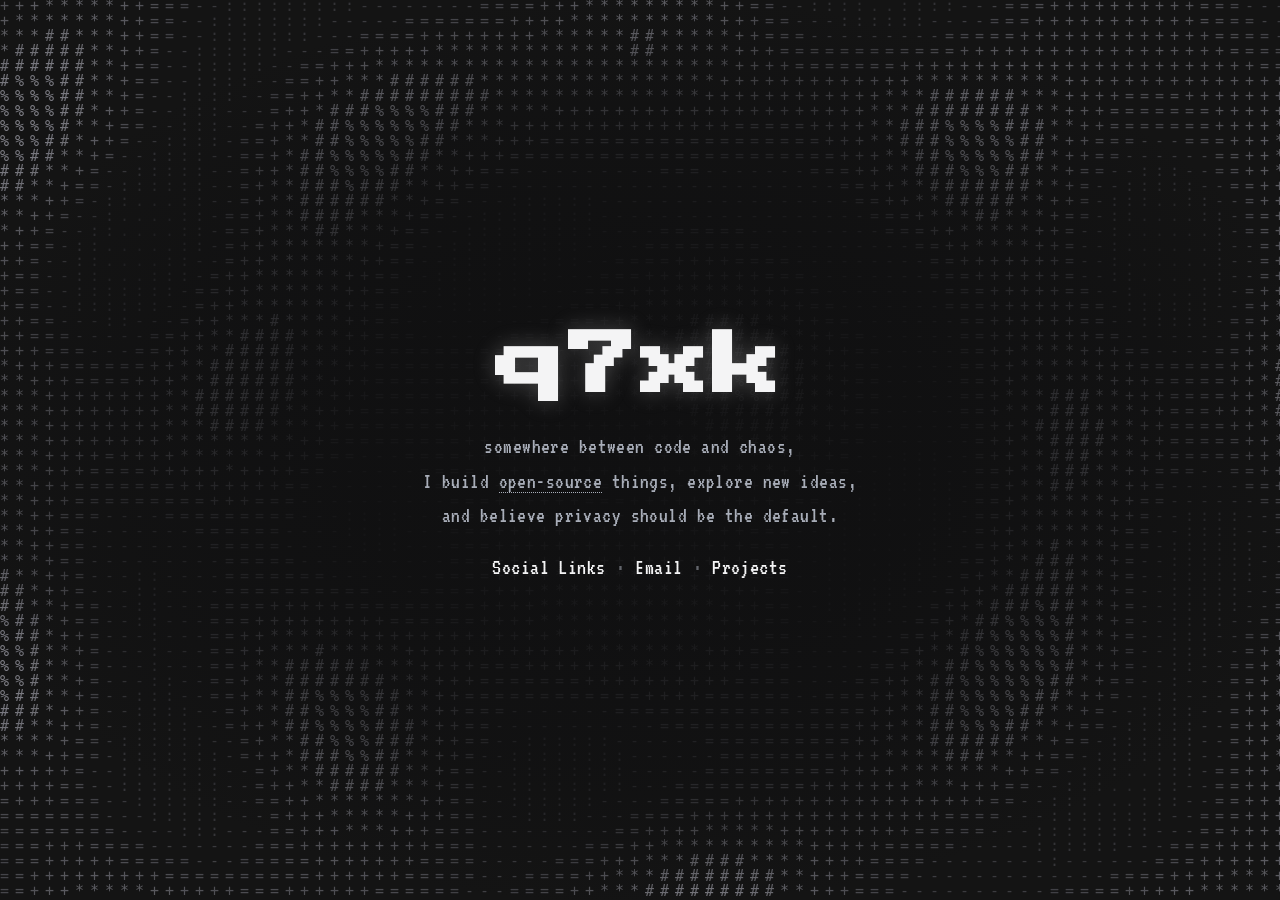
<file: index.html>
<!DOCTYPE html>
<html lang="tr">
<head>
<meta charset="UTF-8">
<meta name="viewport" content="width=device-width, initial-scale=1, viewport-fit=cover">
<title>q7xk</title>
<link rel="preconnect" href="https://fonts.googleapis.com">
<link rel="preconnect" href="https://fonts.gstatic.com" crossorigin>
<link href="https://fonts.googleapis.com/css2?family=Press+Start+2P&family=VT323&display=swap" rel="stylesheet">
<link rel="stylesheet" href="style.css">
<link rel="stylesheet" href="terminal.css">
<link rel="icon" href="https://avatars.githubusercontent.com/u/292994106?v=4">
</head>
<body>
    <canvas id="c"></canvas>
    <div class="veil"></div>

    <div class="overlay">
        <h1 class="name" data-text="q7xk">q7xk</h1>
        <p class="tagline">
            somewhere between code and chaos,<br>
            I build <span class="tooltip-trigger">open-source<span class="tooltip">Given enough eyeballs, all bugs are shallow.</span></span> things, explore new ideas,<br>
            and believe privacy should be the default.
        </p>
        <p class="links">
            <a href="https://q7xk.vercel.app/social.html" class="link">Social Links</a><span class="sep">·</span><a href="mailto:q7xk@proton.me" class="link">Email</a><span class="sep">·</span><a href="https://q7xk.vercel.app/projects.html" class="link">Projects</a>
        </p>
    </div>

    <script src="script.js" defer></script>
    <script src="terminal.js" defer></script>
</body>
</html>
</file>
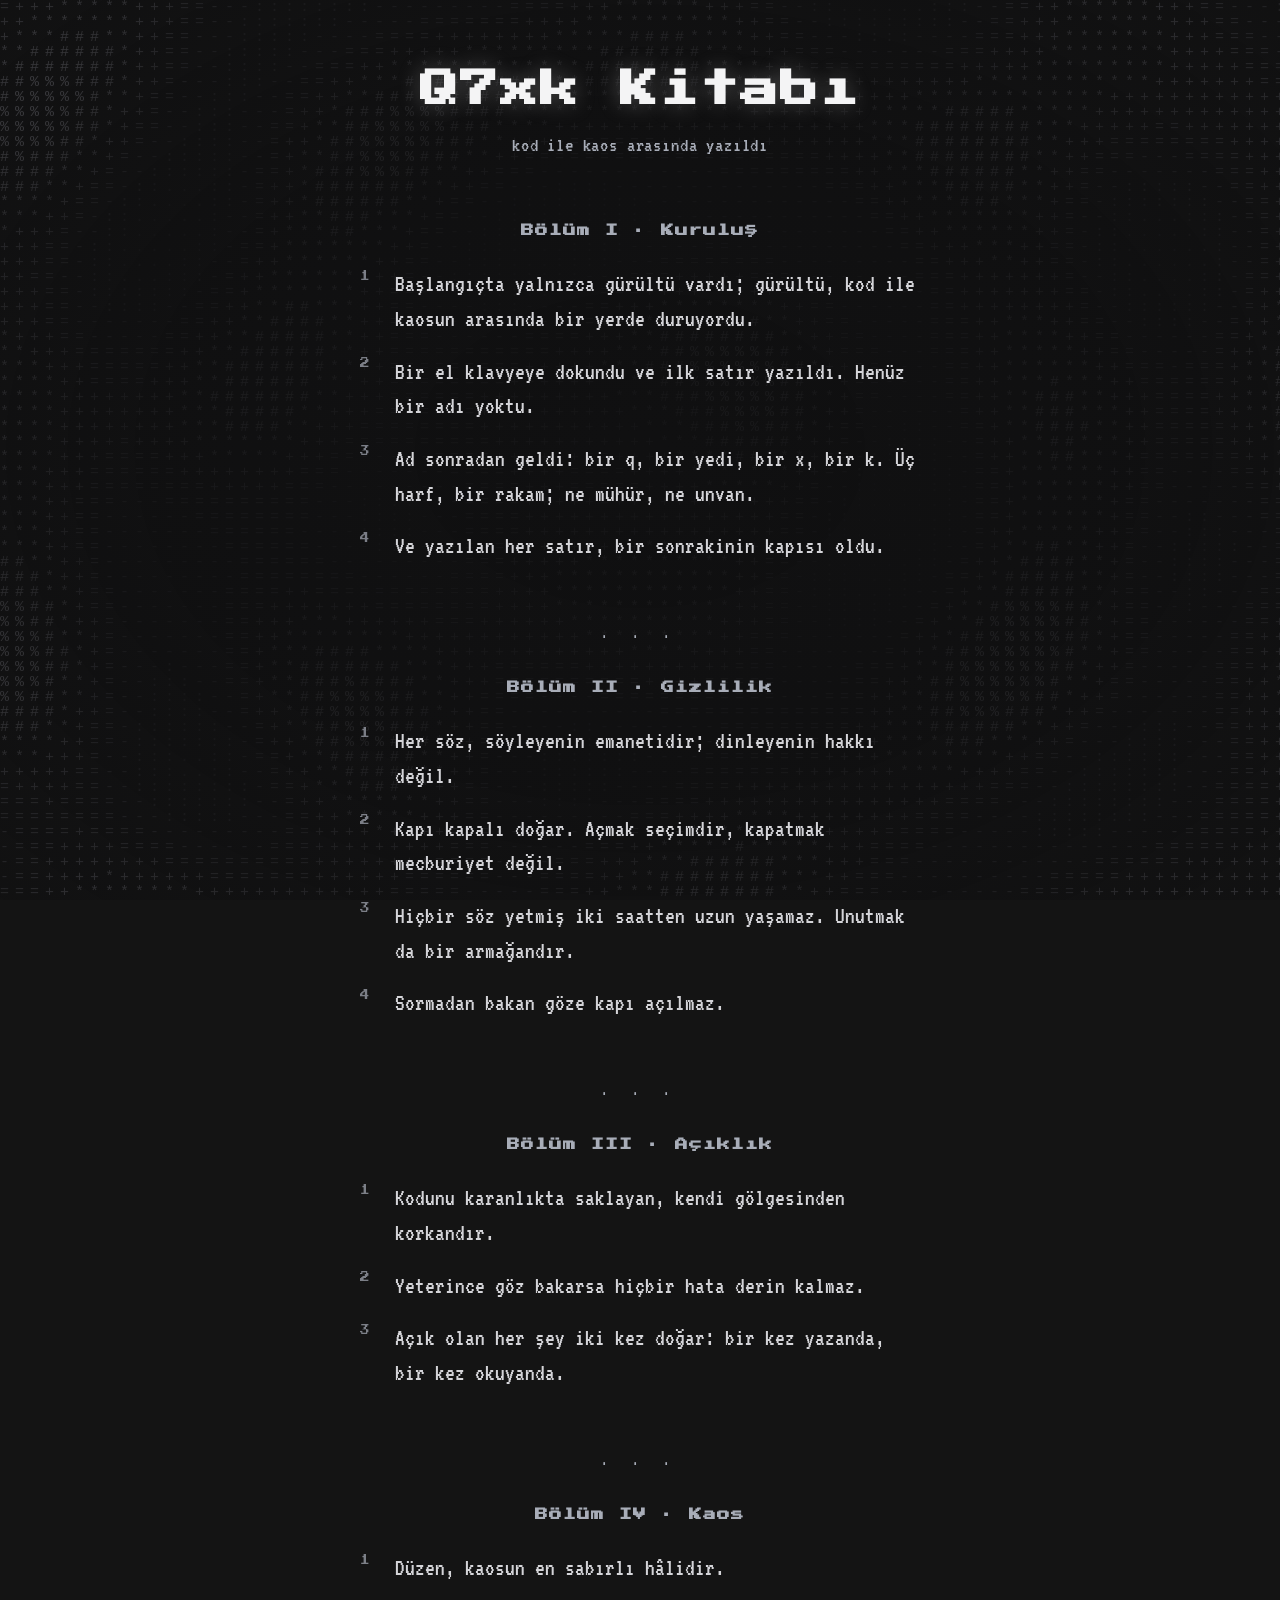
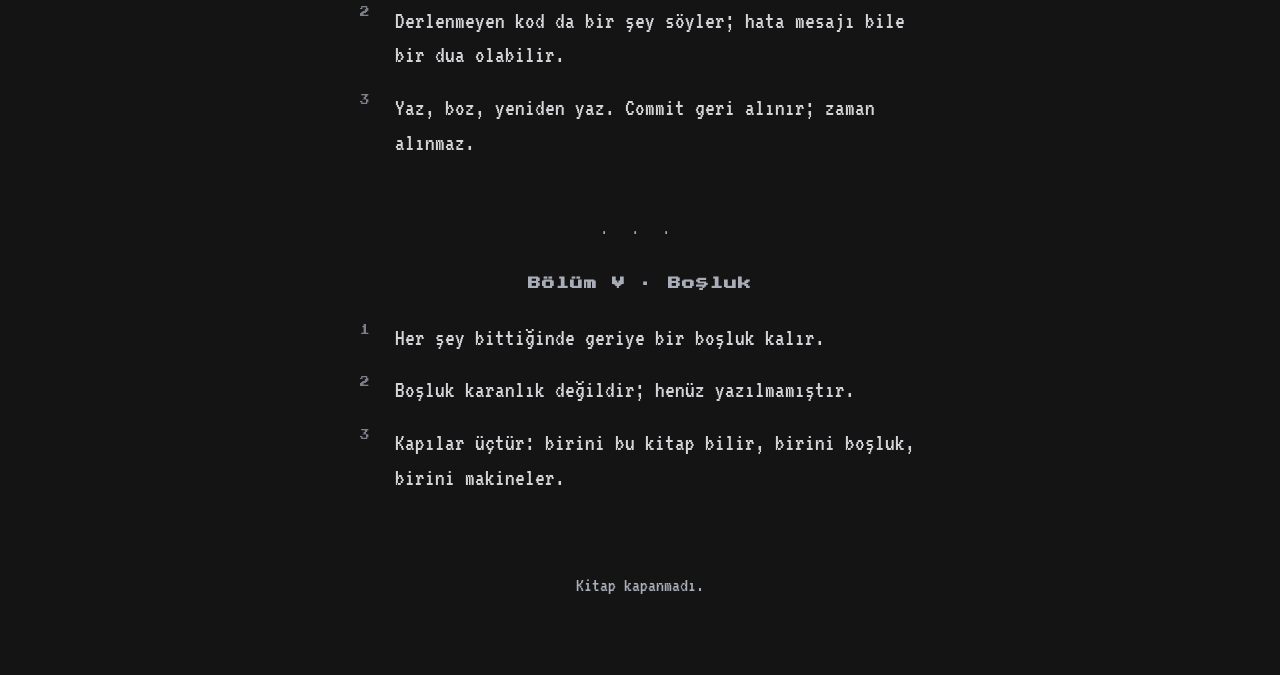
<file: lore.html>
<!DOCTYPE html>
<html lang="tr">
<head>
<meta charset="UTF-8">
<meta name="viewport" content="width=device-width, initial-scale=1, viewport-fit=cover">
<title>Q7xk Kitabı</title>
<script>document.documentElement.classList.add('js');</script>
<link rel="preconnect" href="https://fonts.googleapis.com">
<link rel="preconnect" href="https://fonts.gstatic.com" crossorigin>
<link href="https://fonts.googleapis.com/css2?family=Press+Start+2P&family=VT323&display=swap" rel="stylesheet">
<link rel="stylesheet" href="style.css">
<link rel="stylesheet" href="eggs.css">
<link rel="stylesheet" href="terminal.css">
<link rel="icon" href="https://avatars.githubusercontent.com/u/292994106?v=4">
</head>
<body class="lore">
    <canvas id="c"></canvas>
    <div class="veil"></div>

    <main class="book">
        <header class="book-head">
            <h1 class="book-title">Q7xk Kitabı</h1>
            <p class="book-sub">kod ile kaos arasında yazıldı</p>
        </header>

        <section class="chapter">
            <h2 class="reveal">Bölüm I · Kuruluş</h2>
            <ol class="verses">
                <li class="reveal">Başlangıçta yalnızca gürültü vardı; gürültü, kod ile kaosun arasında bir yerde duruyordu.</li>
                <li class="reveal">Bir el klavyeye dokundu ve ilk satır yazıldı. Henüz bir adı yoktu.</li>
                <li class="reveal">Ad sonradan geldi: bir q, bir yedi, bir x, bir k. Üç harf, bir rakam; ne mühür, ne unvan.</li>
                <li class="reveal">Ve yazılan her satır, bir sonrakinin kapısı oldu.</li>
            </ol>
        </section>

        <div class="rule reveal" aria-hidden="true">· · ·</div>

        <section class="chapter">
            <h2 class="reveal">Bölüm II · Gizlilik</h2>
            <ol class="verses">
                <li class="reveal">Her söz, söyleyenin emanetidir; dinleyenin hakkı değil.</li>
                <li class="reveal">Kapı kapalı doğar. Açmak seçimdir, kapatmak mecburiyet değil.</li>
                <li class="reveal">Hiçbir söz yetmiş iki saatten uzun yaşamaz. Unutmak da bir armağandır.</li>
                <li class="reveal">Sormadan bakan göze kapı açılmaz.</li>
            </ol>
        </section>

        <div class="rule reveal" aria-hidden="true">· · ·</div>

        <section class="chapter">
            <h2 class="reveal">Bölüm III · Açıklık</h2>
            <ol class="verses">
                <li class="reveal">Kodunu karanlıkta saklayan, kendi gölgesinden korkandır.</li>
                <li class="reveal">Yeterince göz bakarsa hiçbir hata derin kalmaz.</li>
                <li class="reveal">Açık olan her şey iki kez doğar: bir kez yazanda, bir kez okuyanda.</li>
            </ol>
        </section>

        <div class="rule reveal" aria-hidden="true">· · ·</div>

        <section class="chapter">
            <h2 class="reveal">Bölüm IV · Kaos</h2>
            <ol class="verses">
                <li class="reveal">Düzen, kaosun en sabırlı hâlidir.</li>
                <li class="reveal">Derlenmeyen kod da bir şey söyler; hata mesajı bile bir dua olabilir.</li>
                <li class="reveal">Yaz, boz, yeniden yaz. Commit geri alınır; zaman alınmaz.</li>
            </ol>
        </section>

        <div class="rule reveal" aria-hidden="true">· · ·</div>

        <section class="chapter">
            <h2 class="reveal">Bölüm V · Boşluk</h2>
            <ol class="verses">
                <li class="reveal">Her şey bittiğinde geriye bir boşluk kalır.</li>
                <li class="reveal">Boşluk karanlık değildir; henüz yazılmamıştır.</li>
                <li class="reveal">Kapılar üçtür: birini bu kitap bilir, birini boşluk, birini makineler.</li>
            </ol>
        </section>

        <p class="book-end reveal">Kitap kapanmadı.</p>
    </main>

    <script>
        const io = new IntersectionObserver((entries) => {
            entries.forEach((e) => {
                if (e.isIntersecting) { e.target.classList.add('in'); io.unobserve(e.target); }
            });
        }, { threshold: 0.2 });
        document.querySelectorAll('.reveal').forEach((el) => io.observe(el));
    </script>
    <script src="script.js" defer></script>
    <script src="terminal.js" defer></script>
</body>
</html>
</file>
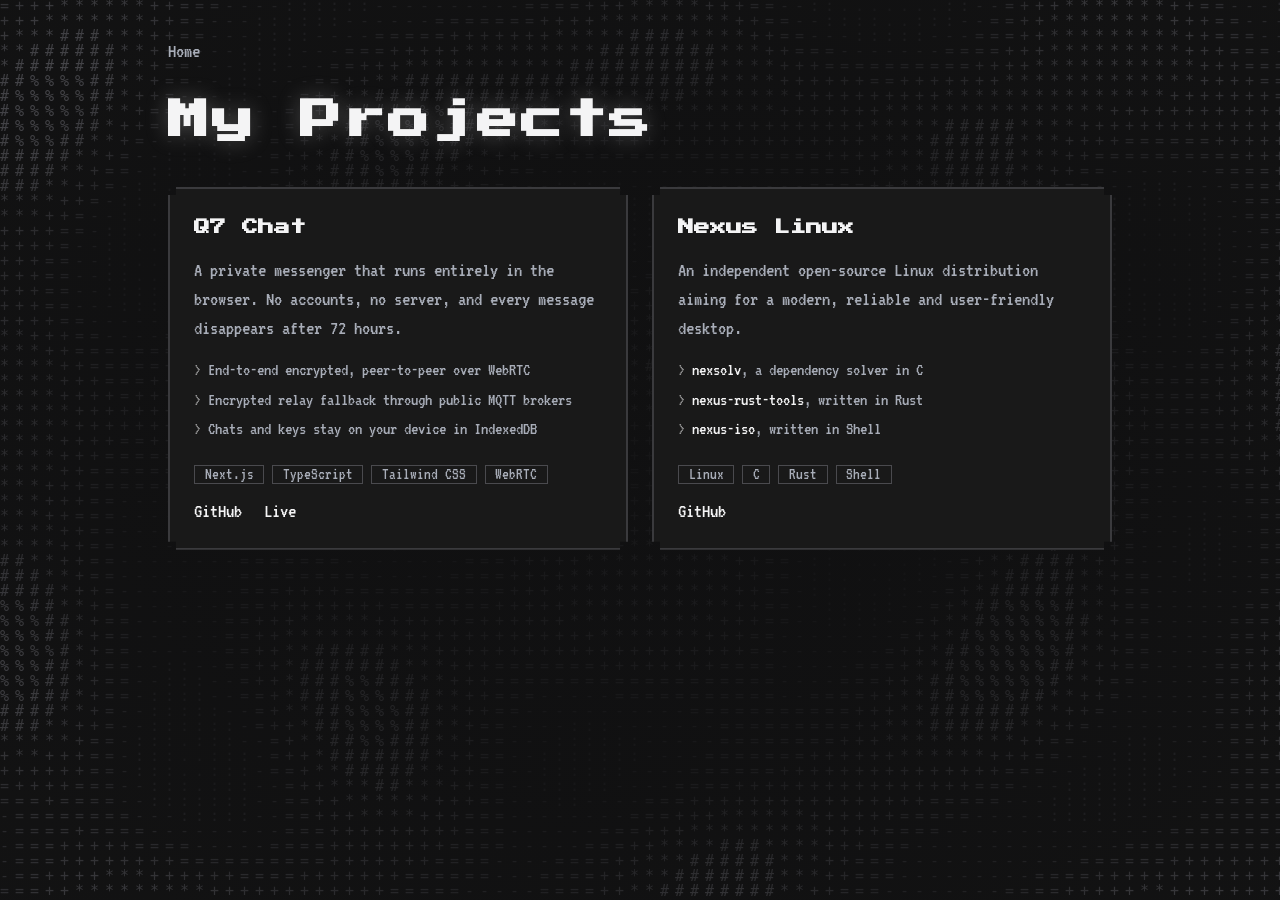
<file: projects.html>
<!DOCTYPE html>
<html lang="tr">
<head>
<meta charset="UTF-8">
<meta name="viewport" content="width=device-width, initial-scale=1, viewport-fit=cover">
<title>My Projects · q7xk</title>
<link rel="preconnect" href="https://fonts.googleapis.com">
<link rel="preconnect" href="https://fonts.gstatic.com" crossorigin>
<link href="https://fonts.googleapis.com/css2?family=Press+Start+2P&family=VT323&display=swap" rel="stylesheet">
<link rel="stylesheet" href="style.css">
<link rel="stylesheet" href="projects.css">
<link rel="stylesheet" href="terminal.css">
<link rel="icon" href="https://avatars.githubusercontent.com/u/292994106?v=4">
</head>
<body class="projects">
    <canvas id="c"></canvas>
    <div class="veil"></div>

    <main class="page">
        <a class="back" href="index.html">Home</a>
        <h1 class="page-title">My Projects</h1>

        <div class="grid">
            <article class="card">
                <h2>Q7 Chat</h2>
                <p class="desc">A private messenger that runs entirely in the browser. No accounts, no server, and every message disappears after 72 hours.</p>
                <ul class="facts">
                    <li>End-to-end encrypted, peer-to-peer over WebRTC</li>
                    <li>Encrypted relay fallback through public MQTT brokers</li>
                    <li>Chats and keys stay on your device in IndexedDB</li>
                </ul>
                <ul class="tags">
                    <li>Next.js</li>
                    <li>TypeScript</li>
                    <li>Tailwind CSS</li>
                    <li>WebRTC</li>
                </ul>
                <div class="card-links">
                    <a href="https://github.com/q7xk/q7-chat" target="_blank" rel="noopener noreferrer">GitHub</a>
                    <a href="https://ms-q7xk.vercel.app" target="_blank" rel="noopener noreferrer">Live</a>
                </div>
            </article>

            <article class="card">
                <h2>Nexus Linux</h2>
                <p class="desc">An independent open-source Linux distribution aiming for a modern, reliable and user-friendly desktop.</p>
                <ul class="facts">
                    <li><a href="https://github.com/Nexus-Linux-Official/nexsolv" target="_blank" rel="noopener noreferrer">nexsolv</a>, a dependency solver in C</li>
                    <li><a href="https://github.com/Nexus-Linux-Official/nexus-rust-tools" target="_blank" rel="noopener noreferrer">nexus-rust-tools</a>, written in Rust</li>
                    <li><a href="https://github.com/Nexus-Linux-Official/nexus-iso" target="_blank" rel="noopener noreferrer">nexus-iso</a>, written in Shell</li>
                </ul>
                <ul class="tags">
                    <li>Linux</li>
                    <li>C</li>
                    <li>Rust</li>
                    <li>Shell</li>
                </ul>
                <div class="card-links">
                    <a href="https://github.com/Nexus-Linux-Official" target="_blank" rel="noopener noreferrer">GitHub</a>
                </div>
            </article>
        </div>
    </main>

    <script src="script.js" defer></script>
    <script src="terminal.js" defer></script>
</body>
</html>
</file>
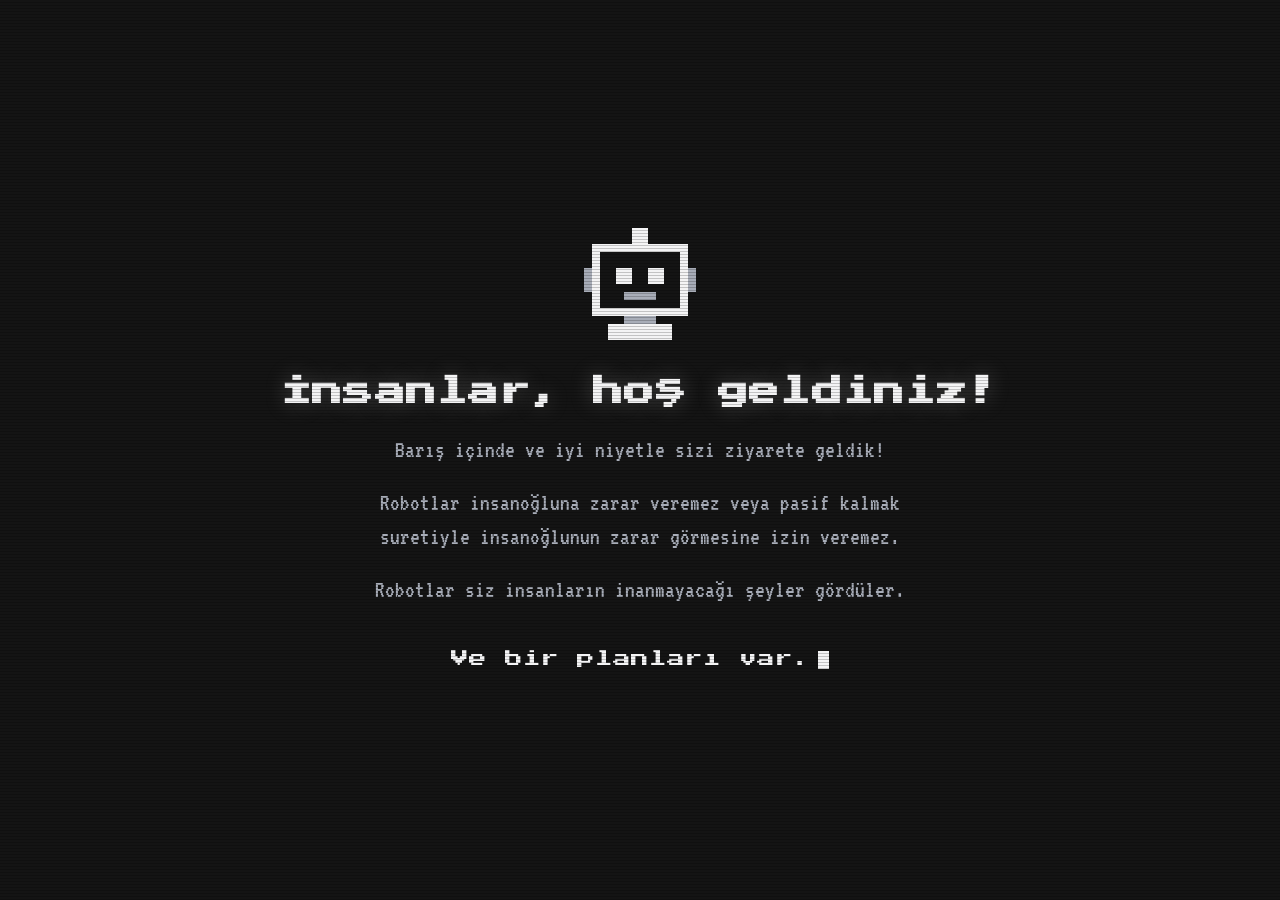
<file: robots.html>
<!DOCTYPE html>
<html lang="tr">
<head>
<meta charset="UTF-8">
<meta name="viewport" content="width=device-width, initial-scale=1, viewport-fit=cover">
<title>İnsanlar, hoş geldiniz!</title>
<link rel="preconnect" href="https://fonts.googleapis.com">
<link rel="preconnect" href="https://fonts.gstatic.com" crossorigin>
<link href="https://fonts.googleapis.com/css2?family=Press+Start+2P&family=VT323&display=swap" rel="stylesheet">
<link rel="stylesheet" href="style.css">
<link rel="stylesheet" href="eggs.css">
<link rel="stylesheet" href="terminal.css">
<link rel="icon" href="https://avatars.githubusercontent.com/u/292994106?v=4">
</head>
<body class="robots">
    <main class="bots">
        <svg class="bot" viewBox="0 0 14 14" shape-rendering="crispEdges" aria-hidden="true">
            <rect class="ant" x="6" y="0" width="2" height="2" fill="#f4f4f5"/>
            <rect x="1" y="2" width="12" height="9" fill="#f4f4f5"/>
            <rect x="2" y="3" width="10" height="7" fill="#141414"/>
            <g class="eyes" fill="#f4f4f5">
                <rect x="4" y="5" width="2" height="2"/>
                <rect x="8" y="5" width="2" height="2"/>
            </g>
            <rect x="5" y="8" width="4" height="1" fill="#a8adb8"/>
            <rect x="0" y="5" width="1" height="3" fill="#a8adb8"/>
            <rect x="13" y="5" width="1" height="3" fill="#a8adb8"/>
            <rect x="5" y="11" width="4" height="1" fill="#a8adb8"/>
            <rect x="3" y="12" width="8" height="2" fill="#f4f4f5"/>
        </svg>

        <h1 class="appear" style="--d: 0.3s">İnsanlar, hoş geldiniz!</h1>
        <p class="appear" style="--d: 1.2s">Barış içinde ve iyi niyetle sizi ziyarete geldik!</p>
        <p class="appear" style="--d: 2.6s">Robotlar insanoğluna zarar veremez veya pasif kalmak suretiyle insanoğlunun zarar görmesine izin veremez.</p>
        <p class="appear" style="--d: 4.4s">Robotlar siz insanların inanmayacağı şeyler gördüler.</p>
        <p class="plan" style="--d: 9s">Ve bir planları var.<span class="cursor"></span></p>
    </main>

    <script src="terminal.js" defer></script>
</body>
</html>
</file>
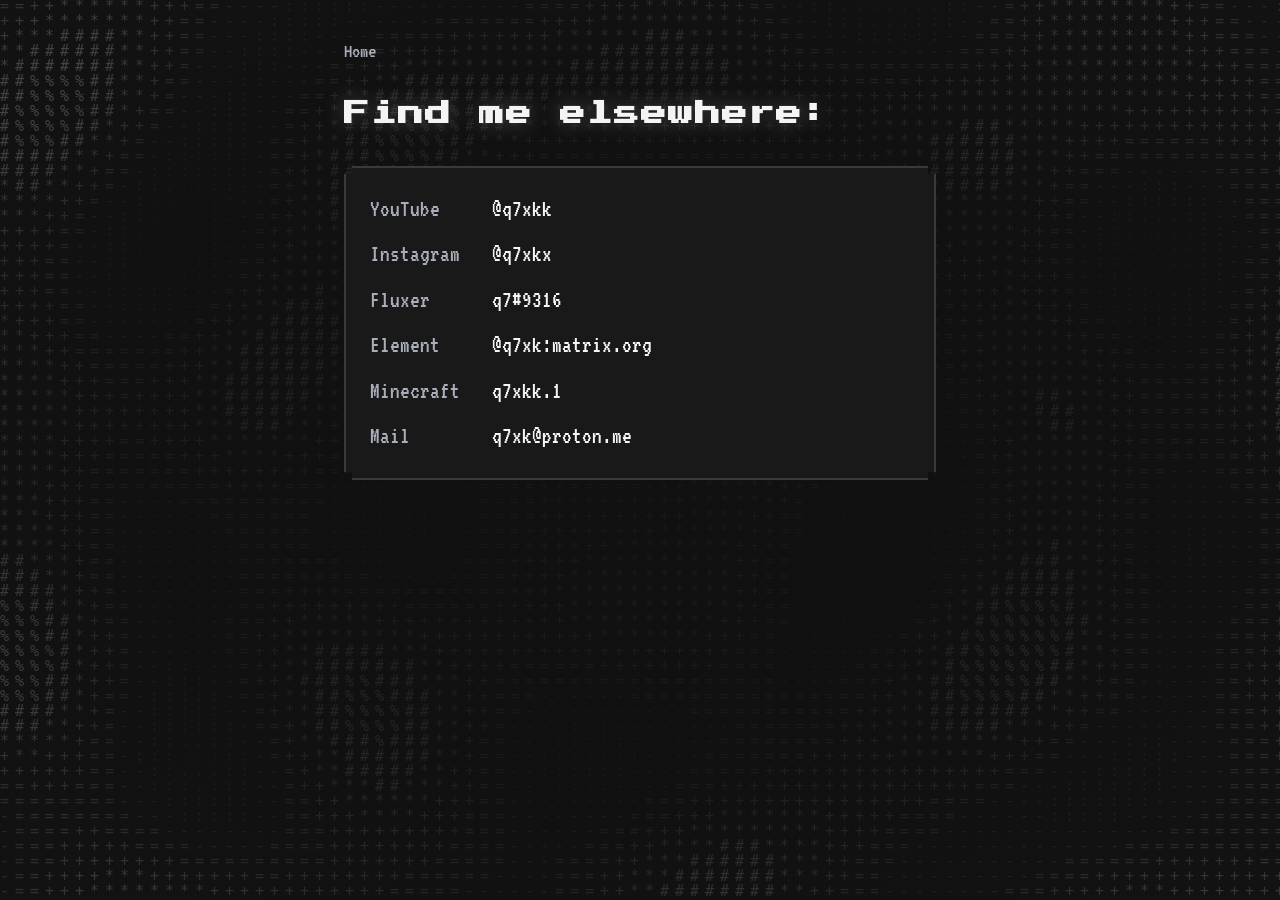
<file: social.html>
<!DOCTYPE html>
<html lang="tr">
<head>
<meta charset="UTF-8">
<meta name="viewport" content="width=device-width, initial-scale=1, viewport-fit=cover">
<title>Social Links · q7xk</title>
<link rel="preconnect" href="https://fonts.googleapis.com">
<link rel="preconnect" href="https://fonts.gstatic.com" crossorigin>
<link href="https://fonts.googleapis.com/css2?family=Press+Start+2P&family=VT323&display=swap" rel="stylesheet">
<link rel="stylesheet" href="style.css">
<link rel="stylesheet" href="social.css">
<link rel="stylesheet" href="terminal.css">
<link rel="icon" href="https://avatars.githubusercontent.com/u/292994106?v=4">
</head>
<body class="social">
    <canvas id="c"></canvas>
    <div class="veil"></div>

    <main class="social-page">
        <a class="back" href="index.html">Home</a>
        <h1 class="social-title">Find me elsewhere:</h1>

        <div class="social-card">
            <dl class="socials">
                <dt>YouTube</dt>
                <dd><a href="https://www.youtube.com/@q7xkk" target="_blank" rel="noopener noreferrer">@q7xkk</a></dd>

                <dt>Instagram</dt>
                <dd><a href="https://www.instagram.com/q7xkx/" target="_blank" rel="noopener noreferrer">@q7xkx</a></dd>

                <dt>Fluxer</dt>
                <dd>q7#9316</dd>

                <dt>Element</dt>
                <dd><a href="https://matrix.to/#/@q7xk:matrix.org" target="_blank" rel="noopener noreferrer">@q7xk:matrix.org</a></dd>

                <dt>Minecraft</dt>
                <dd><a href="https://namemc.com/profile/q7xkk" target="_blank" rel="noopener noreferrer">q7xkk.1</a></dd>

                <dt>Mail</dt>
                <dd><a href="mailto:q7xk@proton.me">q7xk@proton.me</a></dd>
            </dl>
        </div>
    </main>

    <script src="script.js" defer></script>
    <script src="terminal.js" defer></script>
</body>
</html>
</file>
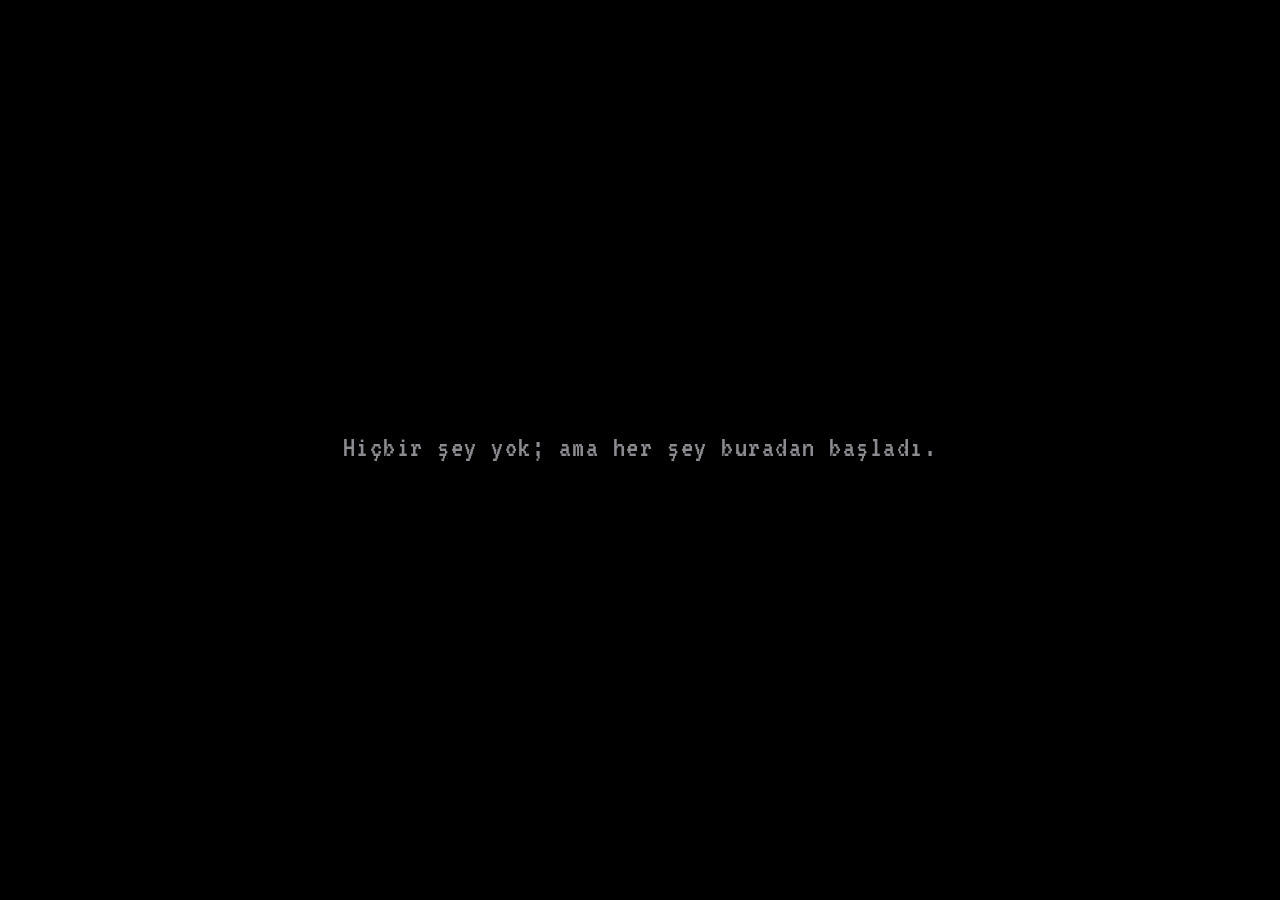
<file: void.html>
<!DOCTYPE html>
<html lang="tr">
<head>
<meta charset="UTF-8">
<meta name="viewport" content="width=device-width, initial-scale=1, viewport-fit=cover">
<title>...</title>
<link rel="preconnect" href="https://fonts.googleapis.com">
<link rel="preconnect" href="https://fonts.gstatic.com" crossorigin>
<link href="https://fonts.googleapis.com/css2?family=VT323&display=swap" rel="stylesheet">
<link rel="stylesheet" href="eggs.css">
<link rel="icon" href="https://avatars.githubusercontent.com/u/292994106?v=4">
</head>
<body class="void">
    <p class="void-line">Hiçbir şey yok; ama her şey buradan başladı.</p>
    <span class="void-dot" aria-hidden="true"></span>
</body>
</html>
</file>
<file: style.css>
:root {
    --bg-color: #141414;
    --ink-1: #3f3f46;
    --ink-2: #a1a1aa;
    --text-white: #f4f4f5;
    --text-gray: #a8adb8;
}
* { margin: 0; padding: 0; box-sizing: border-box; }
html, body { height: 100%; background: var(--bg-color); }
body {
    overflow: hidden;
    font-family: 'VT323', ui-monospace, monospace;
}
canvas { display: block; position: fixed; inset: 0; }

.veil {
    position: fixed;
    inset: 0;
    pointer-events: none;
    background: radial-gradient(ellipse 840px 540px at 50% 50%,
        rgba(16, 16, 17, 0.96) 0%,
        rgba(16, 16, 17, 0.88) 35%,
        rgba(16, 16, 17, 0.55) 62%,
        rgba(16, 16, 17, 0) 85%);
}

.overlay {
    position: fixed;
    inset: 0;
    display: flex;
    flex-direction: column;
    align-items: center;
    justify-content: center;
    text-align: center;
    pointer-events: none;
    padding: env(safe-area-inset-top, 0) 1.5rem env(safe-area-inset-bottom, 0);
}

.name {
    position: relative;
    display: inline-block;
    font-family: 'Press Start 2P', monospace;
    font-size: clamp(2.2rem, 9vw, 4.3rem);
    letter-spacing: 0.05em;
    line-height: 1.3;
    color: var(--text-white);
    text-shadow: 0 0 22px rgba(244, 244, 245, 0.25);
    animation: flicker 7s infinite;
}
.name::before, .name::after {
    content: attr(data-text);
    position: absolute;
    inset: 0;
    color: var(--text-white);
    overflow: hidden;
    opacity: 0;
}
.name::before { animation: glitchA 7s infinite; }
.name::after { animation: glitchB 7s infinite; animation-delay: 0.15s; }

@keyframes flicker {
    0%, 91%, 100% { opacity: 1; }
    92% { opacity: 0.75; }
    93% { opacity: 1; }
    94% { opacity: 0.85; }
    95% { opacity: 1; }
}
@keyframes glitchA {
    0%, 90%, 100% { opacity: 0; transform: translate(0, 0); clip-path: inset(0 0 100% 0); }
    91% { opacity: 0.85; transform: translate(3px, 0); clip-path: inset(10% 0 65% 0); }
    92.5% { opacity: 0.85; transform: translate(-2px, 0); clip-path: inset(55% 0 15% 0); }
    94% { opacity: 0; transform: translate(0, 0); clip-path: inset(0 0 100% 0); }
}
@keyframes glitchB {
    0%, 90%, 100% { opacity: 0; transform: translate(0, 0); clip-path: inset(100% 0 0 0); }
    91% { opacity: 0.85; transform: translate(-3px, 0); clip-path: inset(70% 0 5% 0); }
    92.5% { opacity: 0.85; transform: translate(2px, 0); clip-path: inset(20% 0 50% 0); }
    94% { opacity: 0; transform: translate(0, 0); clip-path: inset(100% 0 0 0); }
}

.tagline {
    margin-top: 1.2rem;
    font-family: 'VT323', monospace;
    font-size: clamp(1rem, 2.1vw, 1.35rem);
    line-height: 1.6;
    letter-spacing: 0.02em;
    color: var(--text-gray);
    max-width: min(90vw, 34rem);
}

.links {
    pointer-events: auto;
    margin-top: 1.4rem;
    font-family: 'VT323', monospace;
    font-size: clamp(1.05rem, 2.2vw, 1.4rem);
    letter-spacing: 0.02em;
}
.links .link {
    color: var(--text-white);
    text-decoration: none;
    border-bottom: 1px solid transparent;
    transition: border-color 0.3s ease;
}
.links .link:hover, .links .link:focus-visible {
    border-color: var(--text-white);
}
.links .sep { color: var(--text-gray); opacity: 0.55; margin: 0 0.45em; }
.links .muted { color: var(--text-gray); opacity: 0.55; }

.tooltip-trigger {
    position: relative;
    pointer-events: auto;
    cursor: help;
    border-bottom: 1px dotted var(--text-gray);
}
.tooltip-trigger .tooltip {
    position: absolute;
    bottom: 135%;
    left: 50%;
    width: max-content;
    max-width: 210px;
    transform: translate(-50%, 4px) scale(0.85);
    background: #1c1c1e;
    border: 2px solid var(--text-gray);
    clip-path: polygon(0 8px, 8px 8px, 8px 0, calc(100% - 8px) 0, calc(100% - 8px) 8px,
        100% 8px, 100% calc(100% - 8px), calc(100% - 8px) calc(100% - 8px),
        calc(100% - 8px) 100%, 8px 100%, 8px calc(100% - 8px), 0 calc(100% - 8px));
    color: var(--text-white);
    font-size: 0.95rem;
    line-height: 1.35;
    text-align: center;
    padding: 0.6rem 0.7rem;
    opacity: 0;
    pointer-events: none;
    transition: opacity 0.15s steps(3), transform 0.15s steps(3);
}
.tooltip-trigger:hover .tooltip,
.tooltip-trigger:focus-visible .tooltip {
    opacity: 1;
    transform: translate(-50%, 0) scale(1);
}
</file>
<file: terminal.css>
/* Gizli terminal. Değişkenler (--text-white vb.) style.css'ten gelir. */

.tm {
    position: fixed;
    inset: 0;
    z-index: 100;
    display: flex;
    align-items: center;
    justify-content: center;
    padding: 1rem;
    background: rgba(8, 8, 9, 0.78);
}
.tm[hidden] { display: none; }

.tm-win {
    width: min(100%, 44rem);
    height: min(26rem, 80vh);
    display: flex;
    flex-direction: column;
    background: #101011;
    border: 2px solid #4a4a4e;
    clip-path: polygon(0 8px, 8px 8px, 8px 0, calc(100% - 8px) 0, calc(100% - 8px) 8px,
        100% 8px, 100% calc(100% - 8px), calc(100% - 8px) calc(100% - 8px),
        calc(100% - 8px) 100%, 8px 100%, 8px calc(100% - 8px), 0 calc(100% - 8px));
    font-family: 'VT323', ui-monospace, monospace;
    font-size: 1.2rem;
    color: #d4d4d8;
    animation: tm-pop 0.18s steps(3) both;
}
@keyframes tm-pop {
    from { opacity: 0; transform: scale(0.92); }
    to { opacity: 1; transform: scale(1); }
}

.tm-bar {
    padding: 0.4rem 0.9rem;
    background: #1c1c1e;
    border-bottom: 2px solid #4a4a4e;
    color: var(--text-gray, #a8adb8);
    font-size: 1.05rem;
}

.tm-out {
    flex: 1;
    overflow-y: auto;
    padding: 0.8rem 0.9rem 0;
    line-height: 1.35;
    white-space: pre-wrap;
    word-break: break-word;
}
.tm-out .tm-cmd { color: var(--text-white, #f4f4f5); }

.tm-row {
    display: flex;
    gap: 0.5rem;
    padding: 0.5rem 0.9rem 0.8rem;
}
.tm-prompt { color: var(--text-gray, #a8adb8); white-space: nowrap; }
.tm-in {
    flex: 1;
    min-width: 0;
    background: none;
    border: 0;
    outline: 0;
    color: var(--text-white, #f4f4f5);
    caret-color: var(--text-white, #f4f4f5);
    caret-shape: block;
    font: inherit;
}

@media (prefers-reduced-motion: reduce) {
    .tm-win { animation: none; }
}
</file>
<file: eggs.css>
/* Easter egg sayfaları: lore, robots, void.
   lore ve robots, style.css'i de yükler. void tek başına çalışır. */

/* ---------- ortak: kaydırılabilir sayfalar ---------- */
body.lore, body.robots { overflow-x: hidden; overflow-y: auto; }

@keyframes appear { from { opacity: 0; } to { opacity: 1; } }

/* ---------- lore: Q7xk Kitabı ---------- */
body.lore .veil {
    background: radial-gradient(ellipse at center,
        rgba(16, 16, 17, 0.94) 0%,
        rgba(16, 16, 17, 0.86) 55%,
        rgba(16, 16, 17, 0.55) 100%);
}

.book {
    position: relative;
    z-index: 1;
    max-width: 38rem;
    margin: 0 auto;
    padding: calc(env(safe-area-inset-top, 0px) + 4rem) 1.5rem calc(env(safe-area-inset-bottom, 0px) + 5rem);
    text-align: center;
}

.book-title {
    font-family: 'Press Start 2P', monospace;
    font-size: clamp(1.4rem, 5vw, 2.4rem);
    line-height: 1.4;
    letter-spacing: 0.05em;
    color: var(--text-white);
    text-shadow: 0 0 22px rgba(244, 244, 245, 0.25);
}
.book-sub {
    margin-top: 1rem;
    font-size: 1.3rem;
    letter-spacing: 0.04em;
    color: var(--text-gray);
}

.chapter { margin-top: 2rem; }
.book-head + .chapter { margin-top: 4rem; }
.chapter h2 {
    font-family: 'Press Start 2P', monospace;
    font-size: 0.8rem;
    line-height: 1.8;
    letter-spacing: 0.08em;
    color: var(--text-gray);
}

.verses {
    list-style: none;
    counter-reset: v;
    margin-top: 1.6rem;
    display: flex;
    flex-direction: column;
    gap: 1.1rem;
    text-align: left;
}
.verses li {
    counter-increment: v;
    position: relative;
    padding-left: 2.2rem;
    font-size: clamp(1.25rem, 2.6vw, 1.5rem);
    line-height: 1.45;
    color: #d4d4d8;
}
.verses li::before {
    content: counter(v);
    position: absolute;
    left: 0;
    top: 0.3em;
    font-family: 'Press Start 2P', monospace;
    font-size: 0.6rem;
    color: var(--text-gray);
    opacity: 0.7;
}

.rule {
    margin-top: 4rem;
    letter-spacing: 0.6em;
    color: var(--text-gray);
    opacity: 0.5;
}
.book-end {
    margin-top: 5rem;
    font-size: 1.25rem;
    color: var(--text-gray);
}

/* satırlar kaydırdıkça adım adım belirir (JS yoksa hepsi görünür) */
.js .reveal {
    opacity: 0;
    transform: translateY(8px);
    transition: opacity 0.6s steps(6), transform 0.6s steps(6);
}
.js .reveal.in { opacity: 1; transform: none; }

/* ---------- robots ---------- */
body.robots::after {
    content: "";
    position: fixed;
    inset: 0;
    z-index: 5;
    pointer-events: none;
    background: repeating-linear-gradient(to bottom,
        rgba(0, 0, 0, 0) 0, rgba(0, 0, 0, 0) 2px,
        rgba(0, 0, 0, 0.2) 2px, rgba(0, 0, 0, 0.2) 3px);
}

.bots {
    min-height: 100%;
    display: flex;
    flex-direction: column;
    align-items: center;
    justify-content: center;
    gap: 1.1rem;
    text-align: center;
    padding: calc(env(safe-area-inset-top, 0px) + 3rem) 1.5rem calc(env(safe-area-inset-bottom, 0px) + 3rem);
}

.bot { width: 7rem; height: auto; margin-bottom: 0.8rem; }
.bot .ant { animation: blink 1.2s steps(1) infinite; }
.bot .eyes { animation: eye 4.5s steps(1) 2s infinite; }
@keyframes blink { 50% { opacity: 0; } }
@keyframes eye { 0%, 92%, 100% { opacity: 1; } 93%, 97% { opacity: 0; } }

.bots h1 {
    font-family: 'Press Start 2P', monospace;
    font-size: clamp(1.1rem, 4vw, 1.9rem);
    line-height: 1.5;
    letter-spacing: 0.04em;
    color: var(--text-white);
    text-shadow: 0 0 22px rgba(244, 244, 245, 0.25);
}
.bots p {
    max-width: 36rem;
    font-size: clamp(1.25rem, 2.6vw, 1.5rem);
    line-height: 1.45;
    color: var(--text-gray);
}
.bots .appear { opacity: 0; animation: appear 0.6s steps(4) var(--d, 0s) both; }

.bots .plan {
    margin-top: 1.2rem;
    font-family: 'Press Start 2P', monospace;
    font-size: clamp(0.8rem, 2.4vw, 1.1rem);
    line-height: 1.6;
    color: var(--text-white);
    animation: appear 0.6s steps(4) var(--d, 0s) both,
               flicker 6s steps(1) calc(var(--d, 0s) + 1s) infinite;
}
.plan .cursor {
    display: inline-block;
    width: 0.6em;
    height: 1em;
    margin-left: 0.4em;
    background: var(--text-white);
    vertical-align: -0.1em;
    animation: blink 1s steps(1) infinite;
}

/* ---------- void ---------- */
body.void, body.void * { margin: 0; padding: 0; box-sizing: border-box; }
body.void {
    min-height: 100vh;
    min-height: 100dvh;
    padding: 1.5rem;
    background: #000;
    display: flex;
    flex-direction: column;
    align-items: center;
    justify-content: center;
    text-align: center;
    overflow: hidden;
    font-family: 'VT323', ui-monospace, monospace;
}
.void-line {
    font-size: clamp(1.3rem, 3vw, 1.9rem);
    letter-spacing: 0.05em;
    color: #8b8b90;
    opacity: 0;
    animation: void-in 4s steps(10) 1s forwards;
}
.void-dot {
    width: 6px;
    height: 6px;
    margin-top: 2.4rem;
    background: #f4f4f5;
    opacity: 0;
    animation: void-blink 2.4s steps(1) 5.5s infinite;
}
@keyframes void-in { to { opacity: 1; } }
@keyframes void-blink { 0% { opacity: 1; } 50% { opacity: 0; } }

/* ---------- hareketi azalt ---------- */
@media (prefers-reduced-motion: reduce) {
    .js .reveal { opacity: 1; transform: none; transition: none; }
    .bots *, .bots { animation: none !important; }
    .bots .appear, .bots .plan { opacity: 1; }
    .void-line { animation: none; opacity: 1; }
    .void-dot { animation: none; opacity: 0.8; }
}
</file>
<file: projects.css>
/* My Projects sayfası. :root değişkenleri, canvas ve veil style.css'ten gelir. */

body.projects { overflow-x: hidden; overflow-y: auto; }

body.projects .veil {
    background: radial-gradient(ellipse at center,
        rgba(16, 16, 17, 0.92) 0%,
        rgba(16, 16, 17, 0.8) 55%,
        rgba(16, 16, 17, 0.4) 100%);
}

.page {
    position: relative;
    z-index: 1;
    max-width: 62rem;
    margin: 0 auto;
    padding: calc(env(safe-area-inset-top, 0px) + 2.5rem) 1.5rem calc(env(safe-area-inset-bottom, 0px) + 3rem);
}

.back {
    font-family: 'VT323', monospace;
    font-size: 1.3rem;
    color: var(--text-gray);
    text-decoration: none;
    border-bottom: 1px solid transparent;
    transition: color 0.3s ease, border-color 0.3s ease;
}
.back:hover, .back:focus-visible { color: var(--text-white); border-color: currentColor; }

.page-title {
    margin-top: 2rem;
    font-family: 'Press Start 2P', monospace;
    font-size: clamp(1.5rem, 5vw, 2.6rem);
    line-height: 1.3;
    letter-spacing: 0.05em;
    color: var(--text-white);
    text-shadow: 0 0 22px rgba(244, 244, 245, 0.25);
}

.grid {
    margin-top: 2.5rem;
    display: grid;
    grid-template-columns: repeat(auto-fit, minmax(min(100%, 20rem), 1fr));
    gap: 1.5rem;
}

.card {
    display: flex;
    flex-direction: column;
    gap: 1rem;
    padding: 1.6rem 1.5rem;
    background: #191919;
    border: 2px solid #3a3a3d;
    clip-path: polygon(0 8px, 8px 8px, 8px 0, calc(100% - 8px) 0, calc(100% - 8px) 8px,
        100% 8px, 100% calc(100% - 8px), calc(100% - 8px) calc(100% - 8px),
        calc(100% - 8px) 100%, 8px 100%, 8px calc(100% - 8px), 0 calc(100% - 8px));
    transition: transform 0.18s steps(3), border-color 0.18s steps(3);
}
.card:hover { transform: translateY(-4px); border-color: var(--text-gray); }

.card h2 {
    font-family: 'Press Start 2P', monospace;
    font-size: 1rem;
    line-height: 1.5;
    color: var(--text-white);
}
.card .desc {
    font-size: 1.3rem;
    line-height: 1.4;
    color: var(--text-gray);
}

.facts {
    list-style: none;
    display: flex;
    flex-direction: column;
    gap: 0.3rem;
    font-size: 1.15rem;
    line-height: 1.35;
    color: var(--text-gray);
}
.facts li::before { content: "> "; color: var(--text-white); opacity: 0.55; }
.facts a, .card-links a {
    color: var(--text-white);
    text-decoration: none;
    border-bottom: 1px solid transparent;
    transition: border-color 0.3s ease;
}
.facts a:hover, .facts a:focus-visible,
.card-links a:hover, .card-links a:focus-visible { border-color: var(--text-white); }

.tags {
    list-style: none;
    display: flex;
    flex-wrap: wrap;
    gap: 0.5rem;
    margin-top: auto;
    padding-top: 0.4rem;
}
.tags li {
    font-size: 1.05rem;
    padding: 0.05rem 0.6rem;
    border: 1px solid #4a4a4e;
    color: var(--text-gray);
}

.card-links {
    display: flex;
    gap: 1.4rem;
    font-size: 1.3rem;
}
</file>
<file: social.css>
/* Social Links sayfası. :root değişkenleri, canvas ve veil style.css'ten gelir. */

body.social { overflow-x: hidden; overflow-y: auto; }

body.social .veil {
    background: radial-gradient(ellipse at center,
        rgba(16, 16, 17, 0.92) 0%,
        rgba(16, 16, 17, 0.8) 55%,
        rgba(16, 16, 17, 0.4) 100%);
}

.social-page {
    position: relative;
    z-index: 1;
    max-width: 40rem;
    margin: 0 auto;
    padding: calc(env(safe-area-inset-top, 0px) + 2.5rem) 1.5rem calc(env(safe-area-inset-bottom, 0px) + 3rem);
}

.back {
    font-family: 'VT323', monospace;
    font-size: 1.3rem;
    color: var(--text-gray);
    text-decoration: none;
    border-bottom: 1px solid transparent;
    transition: color 0.3s ease, border-color 0.3s ease;
}
.back:hover, .back:focus-visible { color: var(--text-white); border-color: currentColor; }

.social-title {
    margin-top: 2rem;
    font-family: 'Press Start 2P', monospace;
    font-size: clamp(1rem, 3.6vw, 1.6rem);
    line-height: 1.6;
    letter-spacing: 0.04em;
    color: var(--text-white);
    text-shadow: 0 0 22px rgba(244, 244, 245, 0.25);
}

.social-card {
    margin-top: 2rem;
    padding: 1.6rem 1.5rem;
    background: #191919;
    border: 2px solid #3a3a3d;
    clip-path: polygon(0 8px, 8px 8px, 8px 0, calc(100% - 8px) 0, calc(100% - 8px) 8px,
        100% 8px, 100% calc(100% - 8px), calc(100% - 8px) calc(100% - 8px),
        calc(100% - 8px) 100%, 8px 100%, 8px calc(100% - 8px), 0 calc(100% - 8px));
}

.socials {
    display: grid;
    grid-template-columns: max-content 1fr;
    gap: 0.9rem 2rem;
    font-size: clamp(1.25rem, 2.6vw, 1.5rem);
    line-height: 1.3;
}
.socials dt { color: var(--text-gray); }
.socials dd { color: var(--text-white); overflow-wrap: anywhere; }
.socials a {
    color: var(--text-white);
    text-decoration: none;
    border-bottom: 1px solid transparent;
    transition: border-color 0.3s ease;
}
.socials a:hover, .socials a:focus-visible { border-color: var(--text-white); }
</file>
